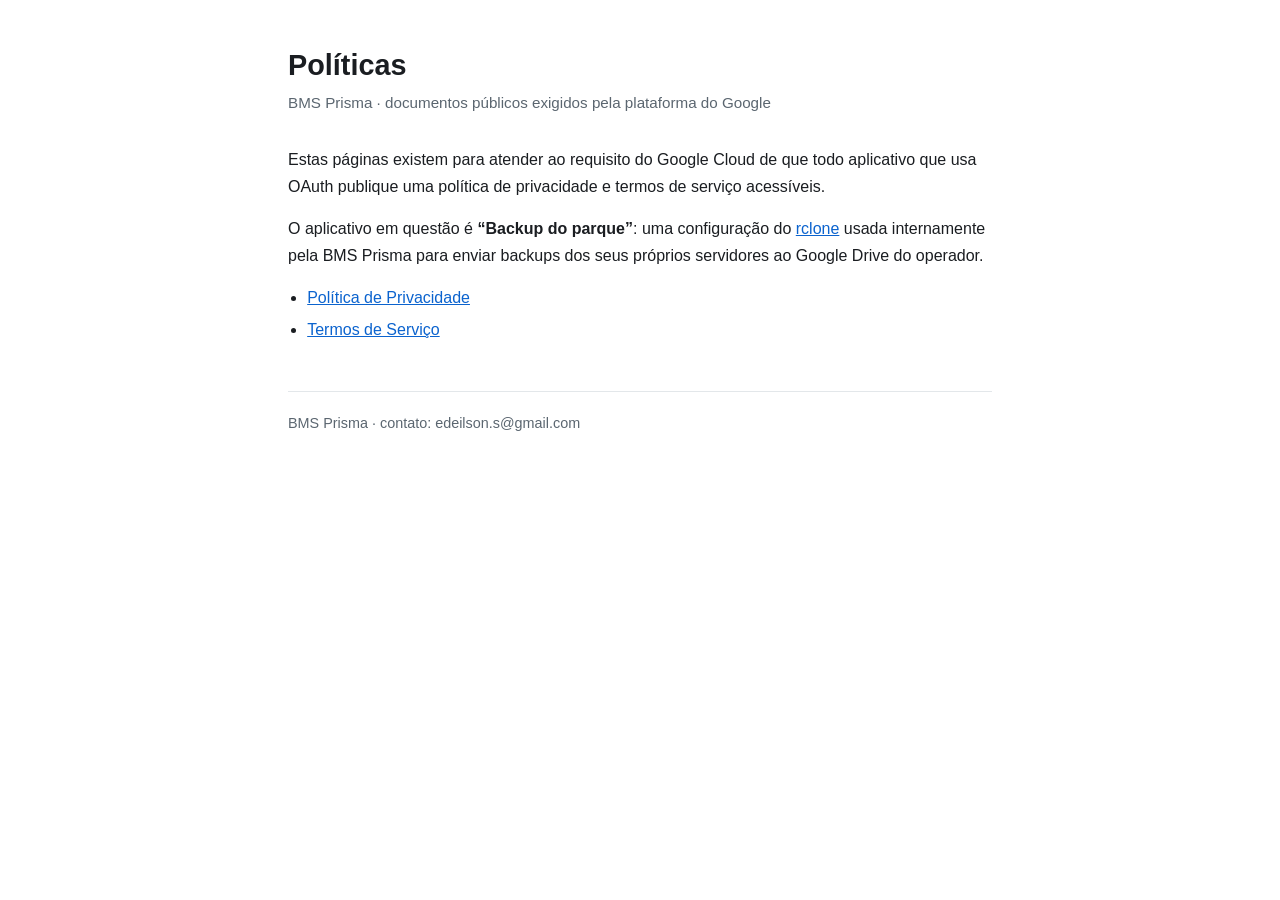
<file: index.html>
<!doctype html><html lang="pt-BR"><meta charset="utf-8">
<meta name="viewport" content="width=device-width,initial-scale=1">
<title>Políticas — BMS Prisma</title><link rel="stylesheet" href="_base.css">
<main>
<h1>Políticas</h1>
<p class="sub">BMS Prisma · documentos públicos exigidos pela plataforma do Google</p>
<p>Estas páginas existem para atender ao requisito do Google Cloud de que todo aplicativo
que usa OAuth publique uma política de privacidade e termos de serviço acessíveis.</p>
<p>O aplicativo em questão é <strong>“Backup do parque”</strong>: uma configuração do
<a href="https://rclone.org">rclone</a> usada internamente pela BMS Prisma para enviar
backups dos seus próprios servidores ao Google Drive do operador.</p>
<ul>
  <li><a href="privacidade.html">Política de Privacidade</a></li>
  <li><a href="termos.html">Termos de Serviço</a></li>
</ul>
<footer>BMS Prisma · contato: edeilson.s@gmail.com</footer>
</main></html>
</file>
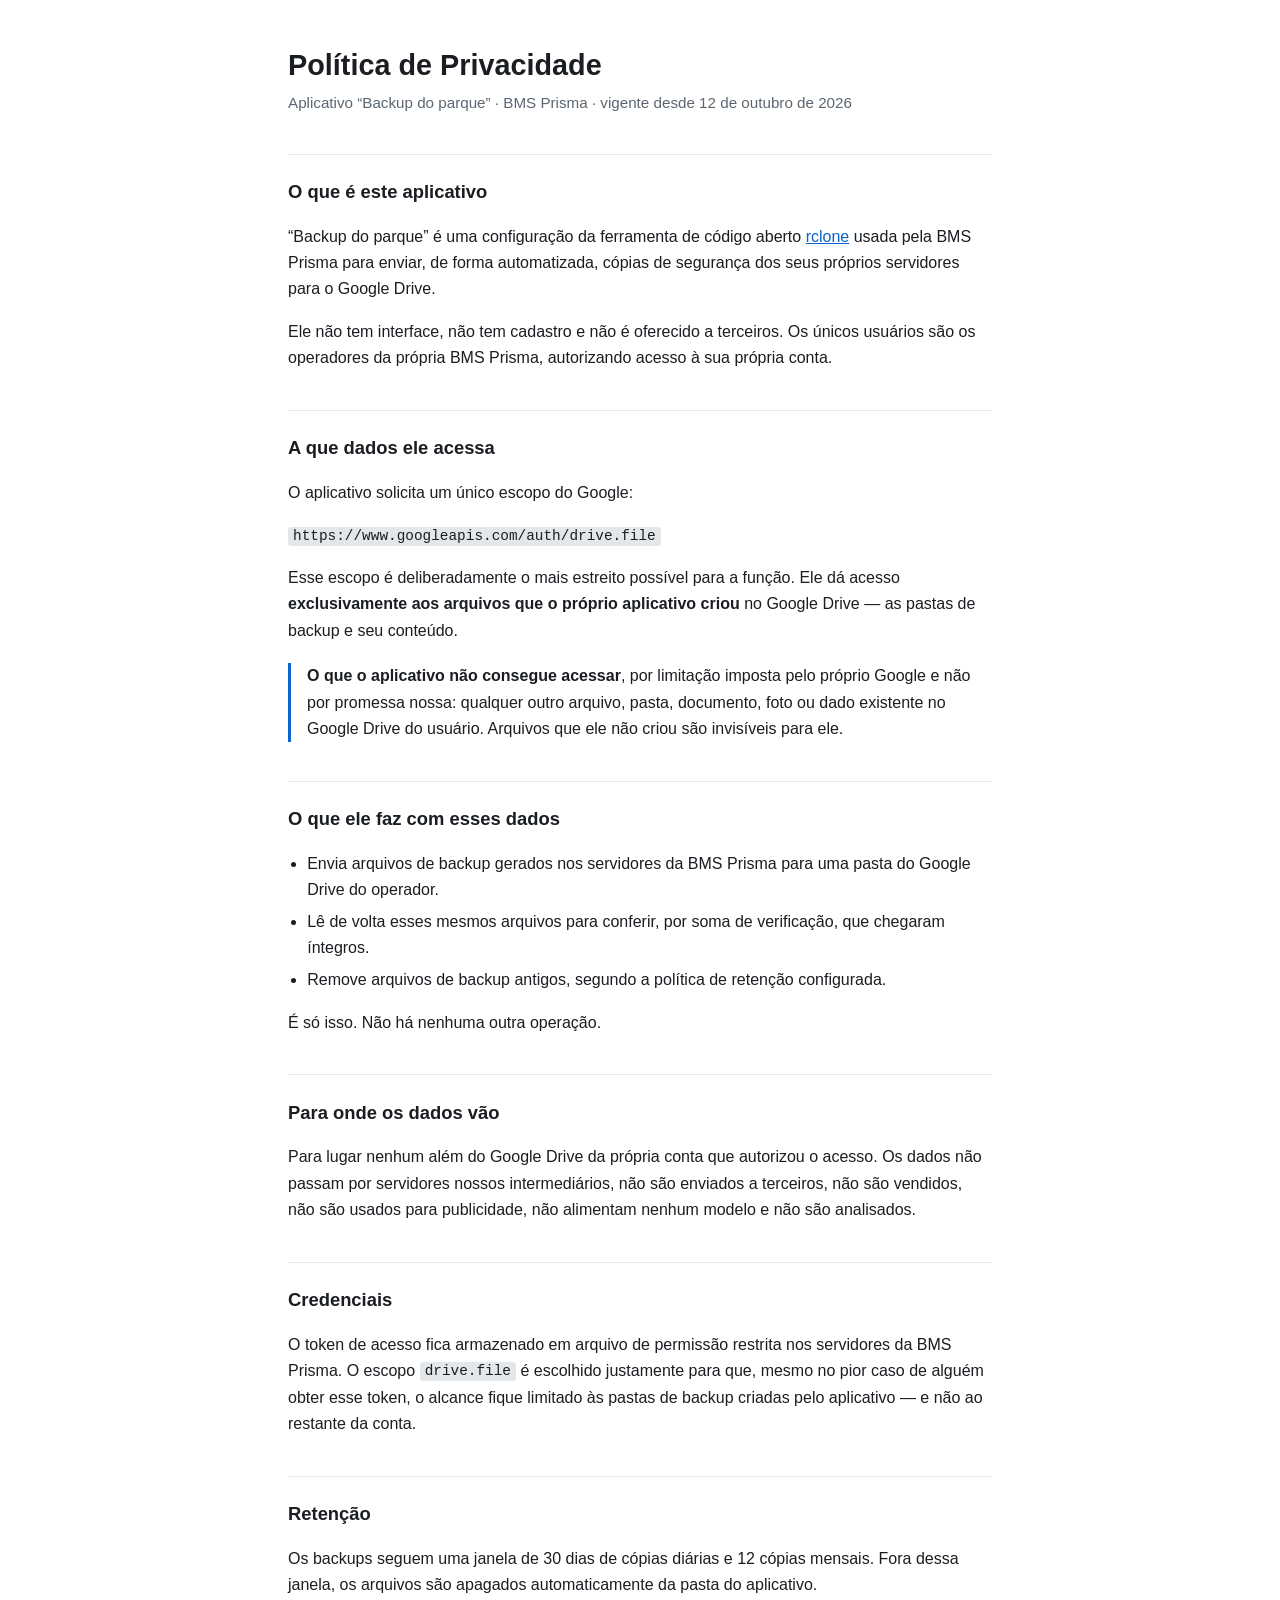
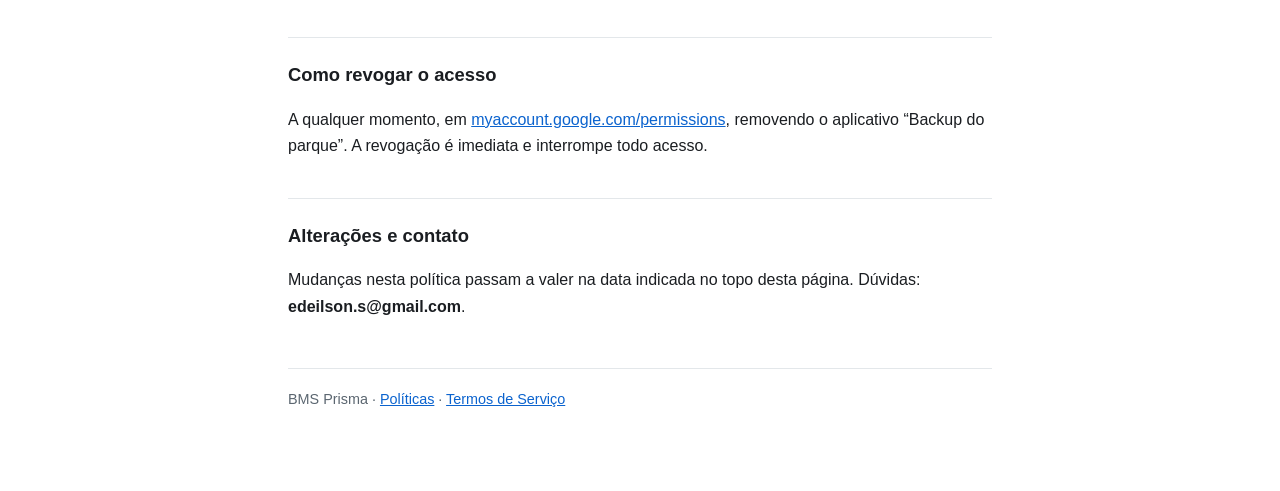
<file: privacidade.html>
<!doctype html><html lang="pt-BR"><meta charset="utf-8">
<meta name="viewport" content="width=device-width,initial-scale=1">
<title>Política de Privacidade — Backup do parque</title><link rel="stylesheet" href="_base.css">
<main>
<h1>Política de Privacidade</h1>
<p class="sub">Aplicativo “Backup do parque” · BMS Prisma · vigente desde 12 de outubro de 2026</p>

<h2>O que é este aplicativo</h2>
<p>“Backup do parque” é uma configuração da ferramenta de código aberto
<a href="https://rclone.org">rclone</a> usada pela BMS Prisma para enviar, de forma
automatizada, cópias de segurança dos seus próprios servidores para o Google Drive.</p>
<p>Ele não tem interface, não tem cadastro e não é oferecido a terceiros. Os únicos
usuários são os operadores da própria BMS Prisma, autorizando acesso à sua própria conta.</p>

<h2>A que dados ele acessa</h2>
<p>O aplicativo solicita um único escopo do Google:</p>
<p><code>https://www.googleapis.com/auth/drive.file</code></p>
<p>Esse escopo é deliberadamente o mais estreito possível para a função. Ele dá acesso
<strong>exclusivamente aos arquivos que o próprio aplicativo criou</strong> no Google Drive —
as pastas de backup e seu conteúdo.</p>
<div class="nao">
<p><strong>O que o aplicativo não consegue acessar</strong>, por limitação imposta pelo
próprio Google e não por promessa nossa: qualquer outro arquivo, pasta, documento, foto ou
dado existente no Google Drive do usuário. Arquivos que ele não criou são invisíveis para ele.</p>
</div>

<h2>O que ele faz com esses dados</h2>
<ul>
  <li>Envia arquivos de backup gerados nos servidores da BMS Prisma para uma pasta do
      Google Drive do operador.</li>
  <li>Lê de volta esses mesmos arquivos para conferir, por soma de verificação, que
      chegaram íntegros.</li>
  <li>Remove arquivos de backup antigos, segundo a política de retenção configurada.</li>
</ul>
<p>É só isso. Não há nenhuma outra operação.</p>

<h2>Para onde os dados vão</h2>
<p>Para lugar nenhum além do Google Drive da própria conta que autorizou o acesso. Os dados
não passam por servidores nossos intermediários, não são enviados a terceiros, não são
vendidos, não são usados para publicidade, não alimentam nenhum modelo e não são analisados.</p>

<h2>Credenciais</h2>
<p>O token de acesso fica armazenado em arquivo de permissão restrita nos servidores da BMS
Prisma. O escopo <code>drive.file</code> é escolhido justamente para que, mesmo no pior caso
de alguém obter esse token, o alcance fique limitado às pastas de backup criadas pelo
aplicativo — e não ao restante da conta.</p>

<h2>Retenção</h2>
<p>Os backups seguem uma janela de 30 dias de cópias diárias e 12 cópias mensais. Fora
dessa janela, os arquivos são apagados automaticamente da pasta do aplicativo.</p>

<h2>Como revogar o acesso</h2>
<p>A qualquer momento, em
<a href="https://myaccount.google.com/permissions">myaccount.google.com/permissions</a>,
removendo o aplicativo “Backup do parque”. A revogação é imediata e interrompe todo acesso.</p>

<h2>Alterações e contato</h2>
<p>Mudanças nesta política passam a valer na data indicada no topo desta página.
Dúvidas: <strong>edeilson.s@gmail.com</strong>.</p>

<footer>BMS Prisma · <a href="index.html">Políticas</a> · <a href="termos.html">Termos de Serviço</a></footer>
</main></html>
</file>
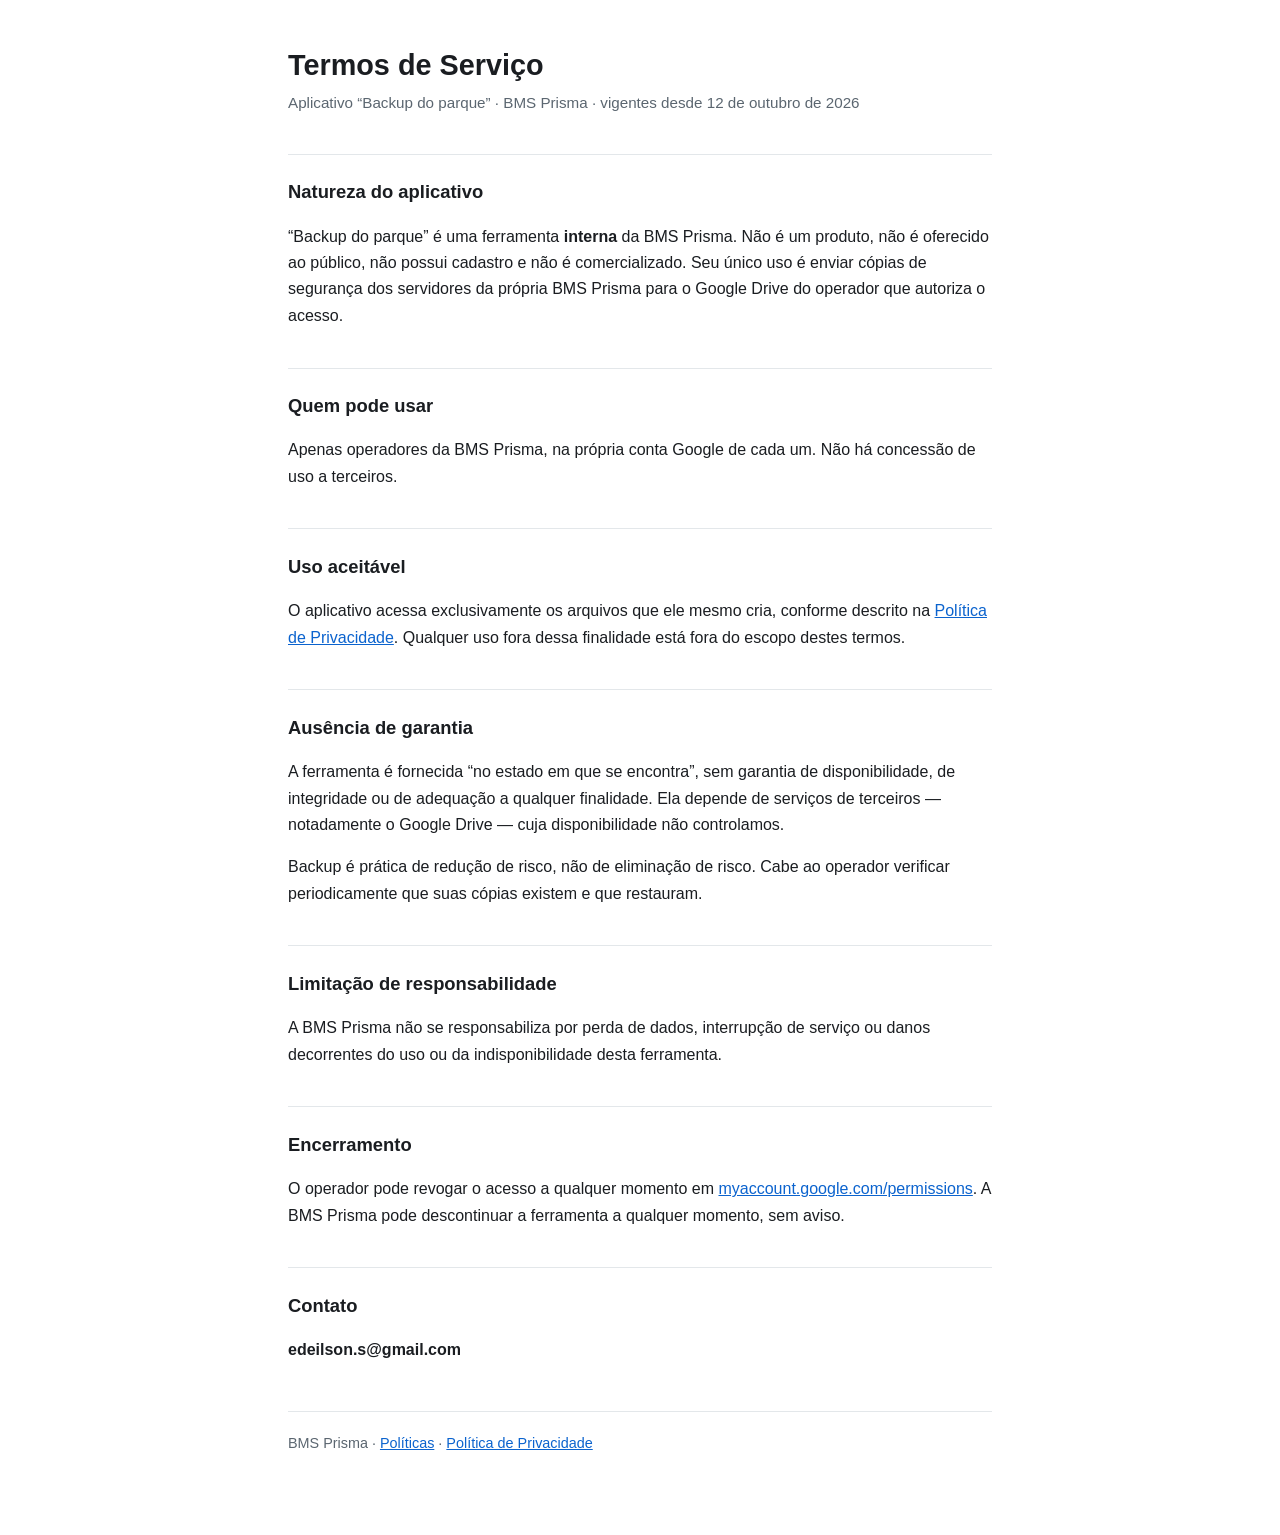
<file: termos.html>
<!doctype html><html lang="pt-BR"><meta charset="utf-8">
<meta name="viewport" content="width=device-width,initial-scale=1">
<title>Termos de Serviço — Backup do parque</title><link rel="stylesheet" href="_base.css">
<main>
<h1>Termos de Serviço</h1>
<p class="sub">Aplicativo “Backup do parque” · BMS Prisma · vigentes desde 12 de outubro de 2026</p>

<h2>Natureza do aplicativo</h2>
<p>“Backup do parque” é uma ferramenta <strong>interna</strong> da BMS Prisma. Não é um
produto, não é oferecido ao público, não possui cadastro e não é comercializado. Seu único
uso é enviar cópias de segurança dos servidores da própria BMS Prisma para o Google Drive
do operador que autoriza o acesso.</p>

<h2>Quem pode usar</h2>
<p>Apenas operadores da BMS Prisma, na própria conta Google de cada um. Não há concessão de
uso a terceiros.</p>

<h2>Uso aceitável</h2>
<p>O aplicativo acessa exclusivamente os arquivos que ele mesmo cria, conforme descrito na
<a href="privacidade.html">Política de Privacidade</a>. Qualquer uso fora dessa finalidade
está fora do escopo destes termos.</p>

<h2>Ausência de garantia</h2>
<p>A ferramenta é fornecida “no estado em que se encontra”, sem garantia de disponibilidade,
de integridade ou de adequação a qualquer finalidade. Ela depende de serviços de terceiros
— notadamente o Google Drive — cuja disponibilidade não controlamos.</p>
<p>Backup é prática de redução de risco, não de eliminação de risco. Cabe ao operador
verificar periodicamente que suas cópias existem e que restauram.</p>

<h2>Limitação de responsabilidade</h2>
<p>A BMS Prisma não se responsabiliza por perda de dados, interrupção de serviço ou danos
decorrentes do uso ou da indisponibilidade desta ferramenta.</p>

<h2>Encerramento</h2>
<p>O operador pode revogar o acesso a qualquer momento em
<a href="https://myaccount.google.com/permissions">myaccount.google.com/permissions</a>.
A BMS Prisma pode descontinuar a ferramenta a qualquer momento, sem aviso.</p>

<h2>Contato</h2>
<p><strong>edeilson.s@gmail.com</strong></p>

<footer>BMS Prisma · <a href="index.html">Políticas</a> · <a href="privacidade.html">Política de Privacidade</a></footer>
</main></html>
</file>
<file: _base.css>
:root{--tinta:#1a1d21;--papel:#fff;--suave:#5b6670;--linha:#e3e7ea;--realce:#0b63ce}
@media(prefers-color-scheme:dark){:root{--tinta:#e8eaed;--papel:#15181b;--suave:#9aa5af;--linha:#2a2f35;--realce:#6aa9f0}}
*{box-sizing:border-box}
body{margin:0;background:var(--papel);color:var(--tinta);
font:16px/1.65 -apple-system,BlinkMacSystemFont,"Segoe UI",Roboto,Helvetica,Arial,sans-serif}
main{max-width:46rem;margin:0 auto;padding:3rem 1rem 5rem}
h1{font-size:1.8rem;line-height:1.25;margin:0 0 .4rem}
h2{font-size:1.15rem;margin:2.4rem 0 .6rem;border-top:1px solid var(--linha);padding-top:1.4rem}
.sub{color:var(--suave);margin:0 0 2rem;font-size:.95rem}
a{color:var(--realce)}
code{background:var(--linha);padding:.1em .35em;border-radius:3px;font-size:.9em}
ul{padding-left:1.2rem}li{margin:.35rem 0}
footer{margin-top:3rem;padding-top:1.2rem;border-top:1px solid var(--linha);color:var(--suave);font-size:.9rem}
.nao{border-left:3px solid var(--realce);padding-left:1rem;margin:1.2rem 0}
</file>
